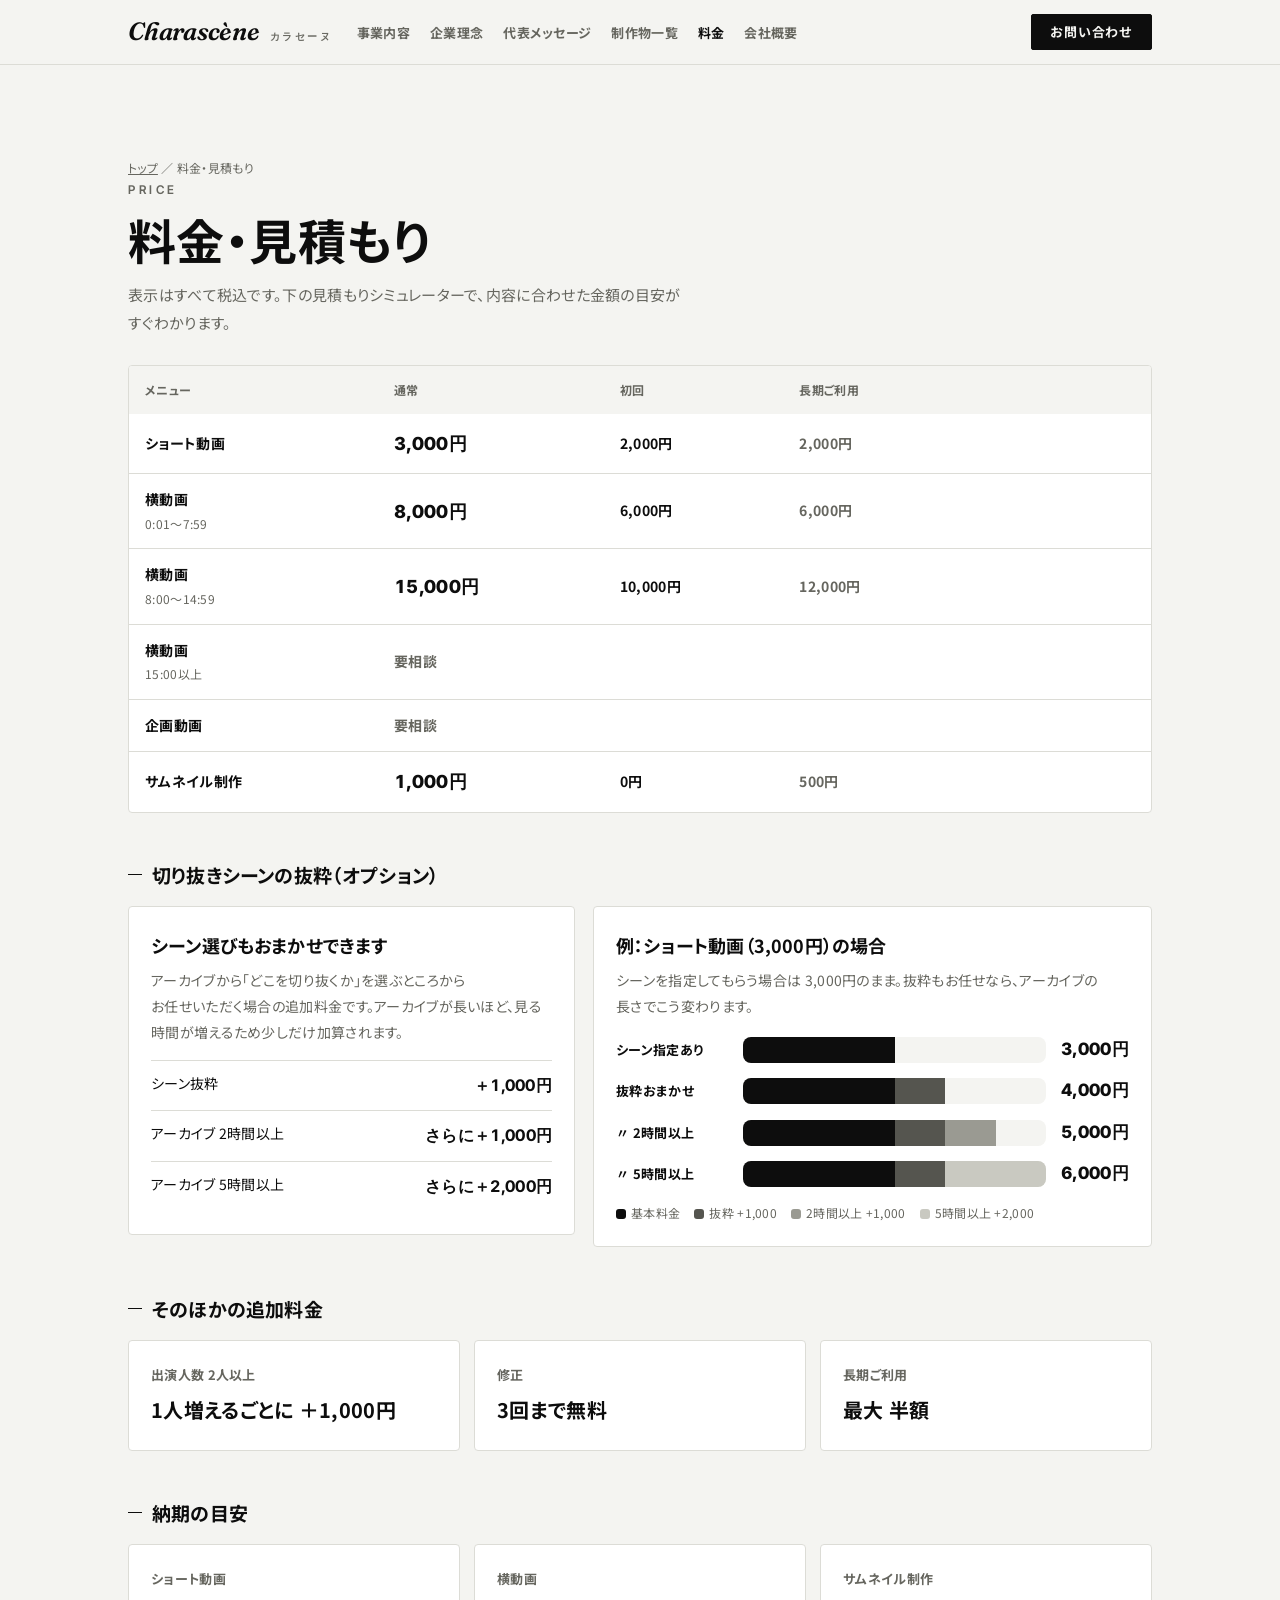
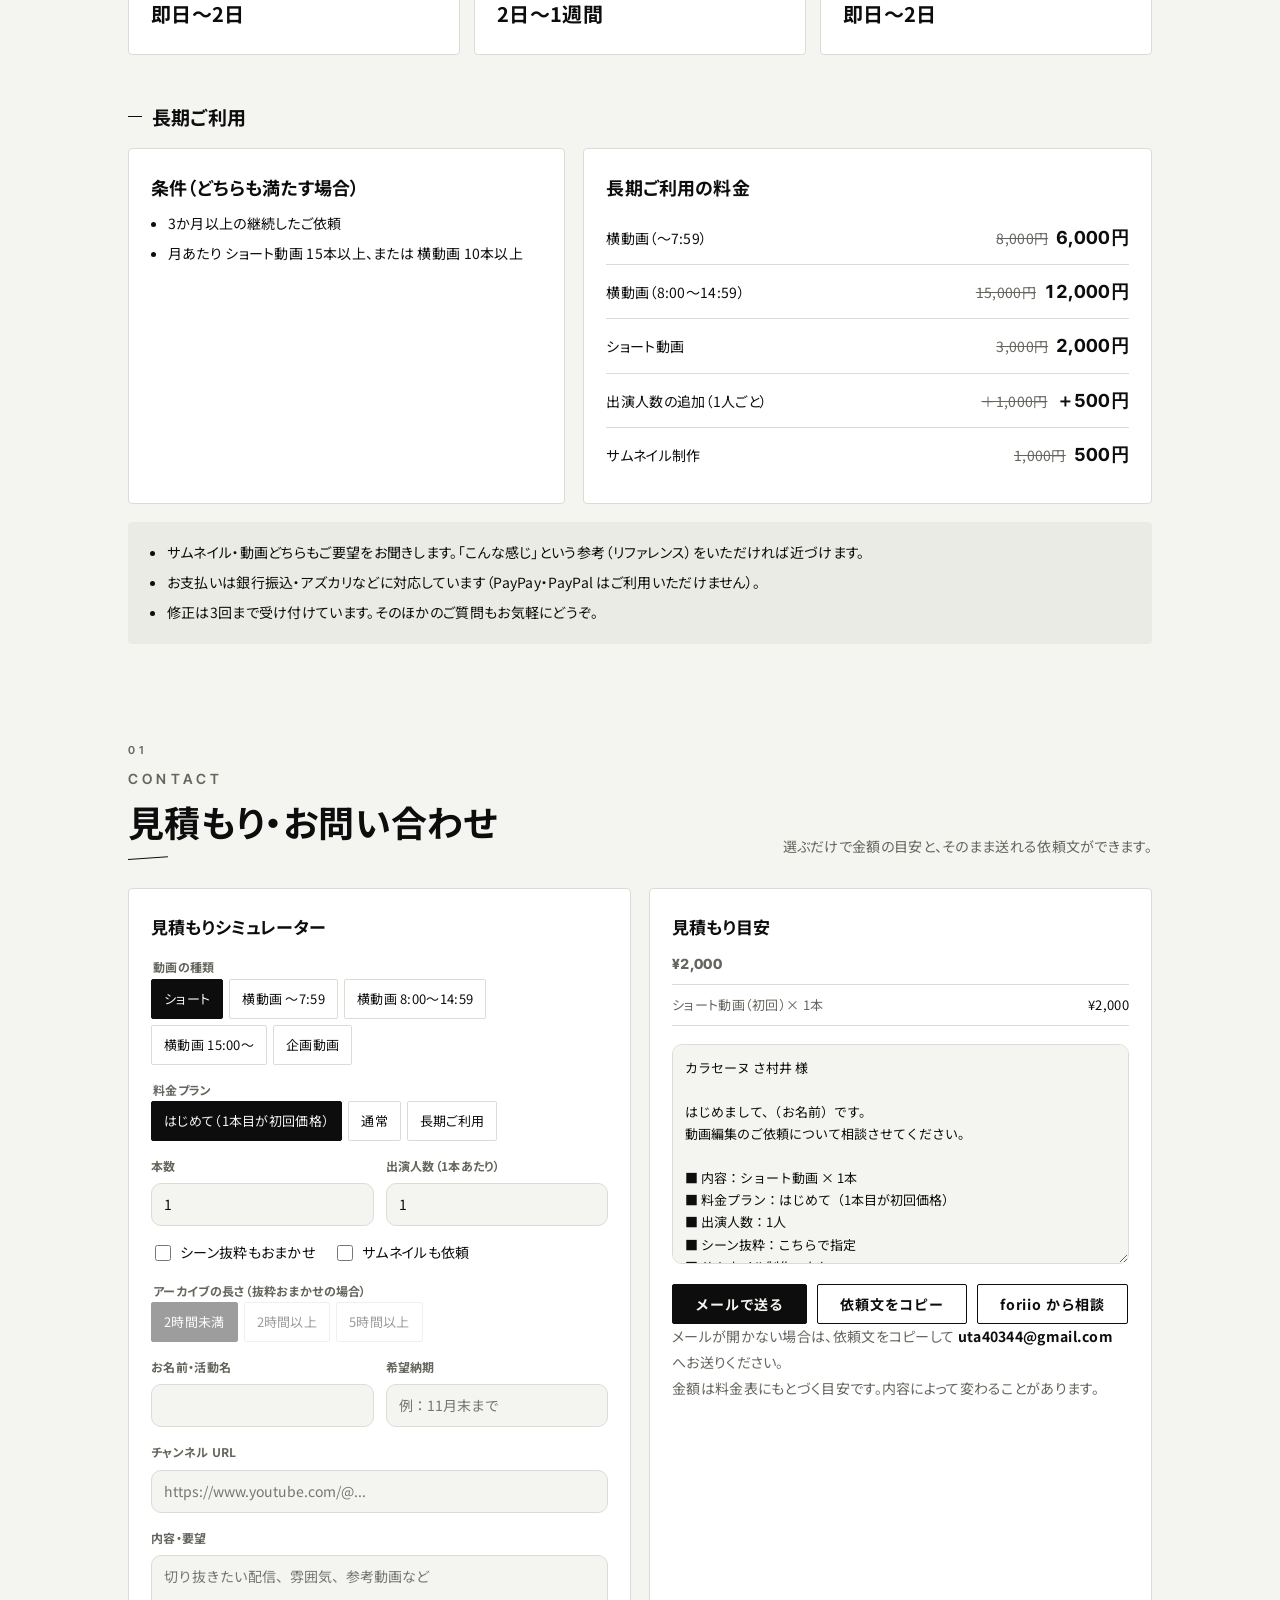
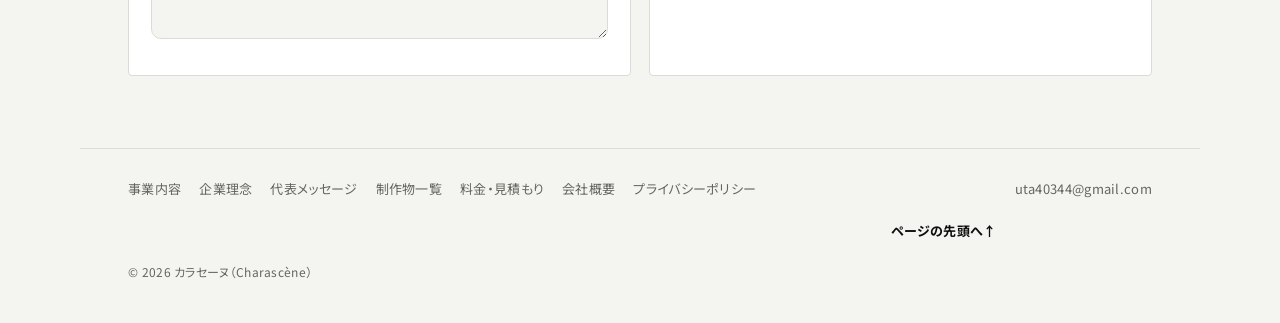
<file: price.html>
<!DOCTYPE html>
<html lang="ja">
<head>
<meta charset="UTF-8">
<meta name="viewport" content="width=device-width, initial-scale=1, viewport-fit=cover">
<title>料金・見積もり | カラセーヌ</title>
<meta name="description" content="カラセーヌの料金表と見積もりシミュレーター。切り抜き動画・ショート動画・サムネイル制作。">
<link rel="preconnect" href="https://fonts.googleapis.com">
<link rel="preconnect" href="https://fonts.gstatic.com" crossorigin>
<link rel="stylesheet" href="https://fonts.googleapis.com/css2?family=Fraunces:ital,opsz,wght@1,9..144,600&family=Inter+Tight:wght@500;600;800&family=Noto+Sans+JP:wght@400;500;700;900&display=swap">
<link rel="stylesheet" href="site.css?v=202610270345">
</head>
<body>
<header class="nav">
  <div class="wrap nav-inner">
    <a class="logo" href="index.html" aria-label="Charascène トップへ"><span class="wm">Charascène</span><span class="sub">カラセーヌ</span></a>
    <ul class="nav-links">
      <li><a href="index.html#service">事業内容</a></li>
      <li><a href="index.html#philosophy">企業理念</a></li>
      <li><a href="index.html#ceo">代表メッセージ</a></li>
      <li><a href="works.html">制作物一覧</a></li>
      <li><a href="price.html" aria-current="page">料金</a></li>
      <li><a href="index.html#company">会社概要</a></li>
    </ul>
    <a class="btn-primary" href="#estimate">お問い合わせ</a>
  </div>
</header>

<main>
  <section class="wrap page-head">
    <p class="crumb"><a href="index.html">トップ</a> ／ 料金・見積もり</p>
    <p class="eyebrow">PRICE</p>
    <h1>料金・見積もり</h1>
    <p>表示はすべて税込です。下の見積もりシミュレーターで、内容に合わせた金額の目安がすぐわかります。</p>
  </section>

  <section class="wrap" aria-label="料金表">
    <div class="price-table-wrap">
      <table class="price-table">
        <thead><tr><th>メニュー</th><th>通常</th><th>初回</th><th>長期ご利用</th></tr></thead>
        <tbody>
          <tr><th>ショート動画</th><td class="main">3,000円</td><td><span class="first">2,000円</span></td><td><span class="long">2,000円</span></td></tr>
          <tr><th>横動画<small>0:01〜7:59</small></th><td class="main">8,000円</td><td><span class="first">6,000円</span></td><td><span class="long">6,000円</span></td></tr>
          <tr><th>横動画<small>8:00〜14:59</small></th><td class="main">15,000円</td><td><span class="first">10,000円</span></td><td><span class="long">12,000円</span></td></tr>
          <tr><th>横動画<small>15:00以上</small></th><td colspan="3" class="ask">要相談</td></tr>
          <tr><th>企画動画</th><td colspan="3" class="ask">要相談</td></tr>
          <tr><th>サムネイル制作</th><td class="main">1,000円</td><td><span class="first">0円</span></td><td><span class="long">500円</span></td></tr>
        </tbody>
      </table>
    </div>

    <h2 class="sub-h">切り抜きシーンの抜粋（オプション）</h2>
    <div class="clip-opt">
      <div class="card">
        <h3>シーン選びもおまかせできます</h3>
        <p>アーカイブから「どこを切り抜くか」を選ぶところからお任せいただく場合の追加料金です。アーカイブが長いほど、見る時間が増えるため少しだけ加算されます。</p>
        <ul class="opt-list">
          <li><span>シーン抜粋</span><b>＋1,000円</b></li>
          <li><span>アーカイブ 2時間以上</span><b>さらに＋1,000円</b></li>
          <li><span>アーカイブ 5時間以上</span><b>さらに＋2,000円</b></li>
        </ul>
      </div>
      <div class="card" aria-label="ショート動画（3,000円）の場合の例">
        <h3>例：ショート動画（3,000円）の場合</h3>
        <p style="margin-bottom:14px">シーンを指定してもらう場合は 3,000円のまま。抜粋もお任せなら、アーカイブの長さでこう変わります。</p>
        <div class="steps">
          <div class="step"><span class="lbl">シーン指定あり</span><span class="bar"><i class="base-p" style="width:50%"></i></span><span class="tot">3,000円</span></div>
          <div class="step"><span class="lbl">抜粋おまかせ</span><span class="bar"><i class="base-p" style="width:50%"></i><i class="clip-p" style="width:16.67%"></i></span><span class="tot">4,000円</span></div>
          <div class="step"><span class="lbl">〃 2時間以上</span><span class="bar"><i class="base-p" style="width:50%"></i><i class="clip-p" style="width:16.67%"></i><i class="arc1" style="width:16.67%"></i></span><span class="tot">5,000円</span></div>
          <div class="step"><span class="lbl">〃 5時間以上</span><span class="bar"><i class="base-p" style="width:50%"></i><i class="clip-p" style="width:16.67%"></i><i class="arc2" style="width:33.33%"></i></span><span class="tot">6,000円</span></div>
        </div>
        <div class="legend"><span style="--c:#0d0d0d">基本料金</span><span style="--c:#55554f">抜粋 +1,000</span><span style="--c:#9a9a92">2時間以上 +1,000</span><span style="--c:#c9c9c1">5時間以上 +2,000</span></div>
      </div>
    </div>

    <h2 class="sub-h">そのほかの追加料金</h2>
    <div class="grid3">
      <div class="card mini"><p class="k">出演人数 2人以上</p><p class="v">1人増えるごとに ＋1,000円</p></div>
      <div class="card mini"><p class="k">修正</p><p class="v">3回まで無料</p></div>
      <div class="card mini"><p class="k">長期ご利用</p><p class="v">最大 半額</p></div>
    </div>

    <h2 class="sub-h">納期の目安</h2>
    <div class="grid3">
      <div class="card mini"><p class="k">ショート動画</p><p class="v">即日〜2日</p></div>
      <div class="card mini"><p class="k">横動画</p><p class="v">2日〜1週間</p></div>
      <div class="card mini"><p class="k">サムネイル制作</p><p class="v">即日〜2日</p></div>
    </div>

    <h2 class="sub-h">長期ご利用</h2>
    <div class="long">
      <div class="card">
        <h3>条件（どちらも満たす場合）</h3>
        <ul>
          <li>3か月以上の継続したご依頼</li>
          <li>月あたり ショート動画 15本以上、または 横動画 10本以上</li>
        </ul>
      </div>
      <div class="card">
        <h3>長期ご利用の料金</h3>
        <div class="perk"><span>横動画（〜7:59）</span><span><s>8,000円</s><b>6,000円</b></span></div>
        <div class="perk"><span>横動画（8:00〜14:59）</span><span><s>15,000円</s><b>12,000円</b></span></div>
        <div class="perk"><span>ショート動画</span><span><s>3,000円</s><b>2,000円</b></span></div>
        <div class="perk"><span>出演人数の追加（1人ごと）</span><span><s>＋1,000円</s><b>＋500円</b></span></div>
        <div class="perk"><span>サムネイル制作</span><span><s>1,000円</s><b>500円</b></span></div>
      </div>
    </div>

    <div class="notes">
      <ul>
        <li>サムネイル・動画どちらもご要望をお聞きします。「こんな感じ」という参考（リファレンス）をいただければ近づけます。</li>
        <li>お支払いは銀行振込・アズカリなどに対応しています（PayPay・PayPal はご利用いただけません）。</li>
        <li>修正は3回まで受け付けています。そのほかのご質問もお気軽にどうぞ。</li>
      </ul>
    </div>
  </section>

  <section class="wrap section" id="estimate" aria-labelledby="estimate-title">
    <div class="section-head">
      <div><p class="eyebrow">CONTACT</p><h2 id="estimate-title">見積もり・お問い合わせ</h2></div>
      <p>選ぶだけで金額の目安と、そのまま送れる依頼文ができます。</p>
    </div>
    <div class="estimate">
      <form class="card est-form" id="estimate-form">
        <h3>見積もりシミュレーター</h3>
        <fieldset class="field">
          <legend>動画の種類</legend>
          <div class="choices">
            <label><input type="radio" name="plan" value="short" checked><span>ショート</span></label>
            <label><input type="radio" name="plan" value="long1"><span>横動画 〜7:59</span></label>
            <label><input type="radio" name="plan" value="long2"><span>横動画 8:00〜14:59</span></label>
            <label><input type="radio" name="plan" value="long3"><span>横動画 15:00〜</span></label>
            <label><input type="radio" name="plan" value="plan"><span>企画動画</span></label>
          </div>
        </fieldset>
        <fieldset class="field">
          <legend>料金プラン</legend>
          <div class="choices">
            <label><input type="radio" name="mode" value="first" checked><span>はじめて（1本目が初回価格）</span></label>
            <label><input type="radio" name="mode" value="normal"><span>通常</span></label>
            <label><input type="radio" name="mode" value="long"><span>長期ご利用</span></label>
          </div>
        </fieldset>
        <div class="row2">
          <label class="field"><span>本数</span><input class="input" name="qty" type="number" min="1" max="60" value="1" inputmode="numeric"></label>
          <label class="field"><span>出演人数（1本あたり）</span><input class="input" name="cast" type="number" min="1" max="20" value="1" inputmode="numeric"></label>
        </div>
        <div class="checks">
          <label><input type="checkbox" name="clip"> シーン抜粋もおまかせ</label>
          <label><input type="checkbox" name="thumb"> サムネイルも依頼</label>
        </div>
        <fieldset class="field">
          <legend>アーカイブの長さ（抜粋おまかせの場合）</legend>
          <div class="choices">
            <label><input type="radio" name="arc" value="0" checked disabled><span>2時間未満</span></label>
            <label><input type="radio" name="arc" value="1" disabled><span>2時間以上</span></label>
            <label><input type="radio" name="arc" value="2" disabled><span>5時間以上</span></label>
          </div>
        </fieldset>
        <div class="row2">
          <label class="field"><span>お名前・活動名</span><input class="input" name="name" type="text" autocomplete="nickname"></label>
          <label class="field"><span>希望納期</span><input class="input" name="deadline" type="text" placeholder="例：11月末まで"></label>
        </div>
        <label class="field"><span>チャンネル URL</span><input class="input" name="channel" type="url" placeholder="https://www.youtube.com/@..."></label>
        <label class="field"><span>内容・要望</span><textarea class="textarea" name="note" placeholder="切り抜きたい配信、雰囲気、参考動画など"></textarea></label>
      </form>

      <div class="card est-result" aria-live="polite">
        <h3>見積もり目安</h3>
        <p class="est-total" id="est-total">¥2,000</p>
        <p class="est-per" id="est-per"></p>
        <ul class="est-lines" id="est-lines"></ul>
        <label class="visually-hidden" for="est-message">依頼文</label>
        <textarea class="est-msg" id="est-message"></textarea>
        <div class="est-actions">
          <a class="btn-primary" id="est-mail" href="mailto:uta40344@gmail.com">メールで送る</a>
          <button class="btn-ghost" type="button" id="est-copy">依頼文をコピー</button>
          <a class="btn-ghost" id="est-foriio" href="https://www.foriio.com/3murai" target="_blank" rel="noopener">foriio から相談</a>
          <span class="copied" id="est-copied" hidden>コピーしました</span>
        </div>
        <p class="mailline">メールが開かない場合は、依頼文をコピーして <code>uta40344@gmail.com</code> へお送りください。</p>
        <p class="est-note">金額は料金表にもとづく目安です。内容によって変わることがあります。</p>
      </div>
    </div>
  </section>
</main>

<footer class="wrap foot">
  <nav aria-label="サイト内リンク">
    <a href="index.html#service">事業内容</a><a href="index.html#philosophy">企業理念</a><a href="index.html#ceo">代表メッセージ</a><a href="works.html">制作物一覧</a><a href="price.html">料金・見積もり</a><a href="index.html#company">会社概要</a><a href="privacy.html">プライバシーポリシー</a>
  </nav>
  <span>uta40344@gmail.com</span>
  <span class="copy">© 2026 カラセーヌ（Charascène）</span>
</footer>
<script src="estimate.js?v=202610270345"></script>
<script src="details.js?v=202610270345"></script>
</body>
</html>
</file>
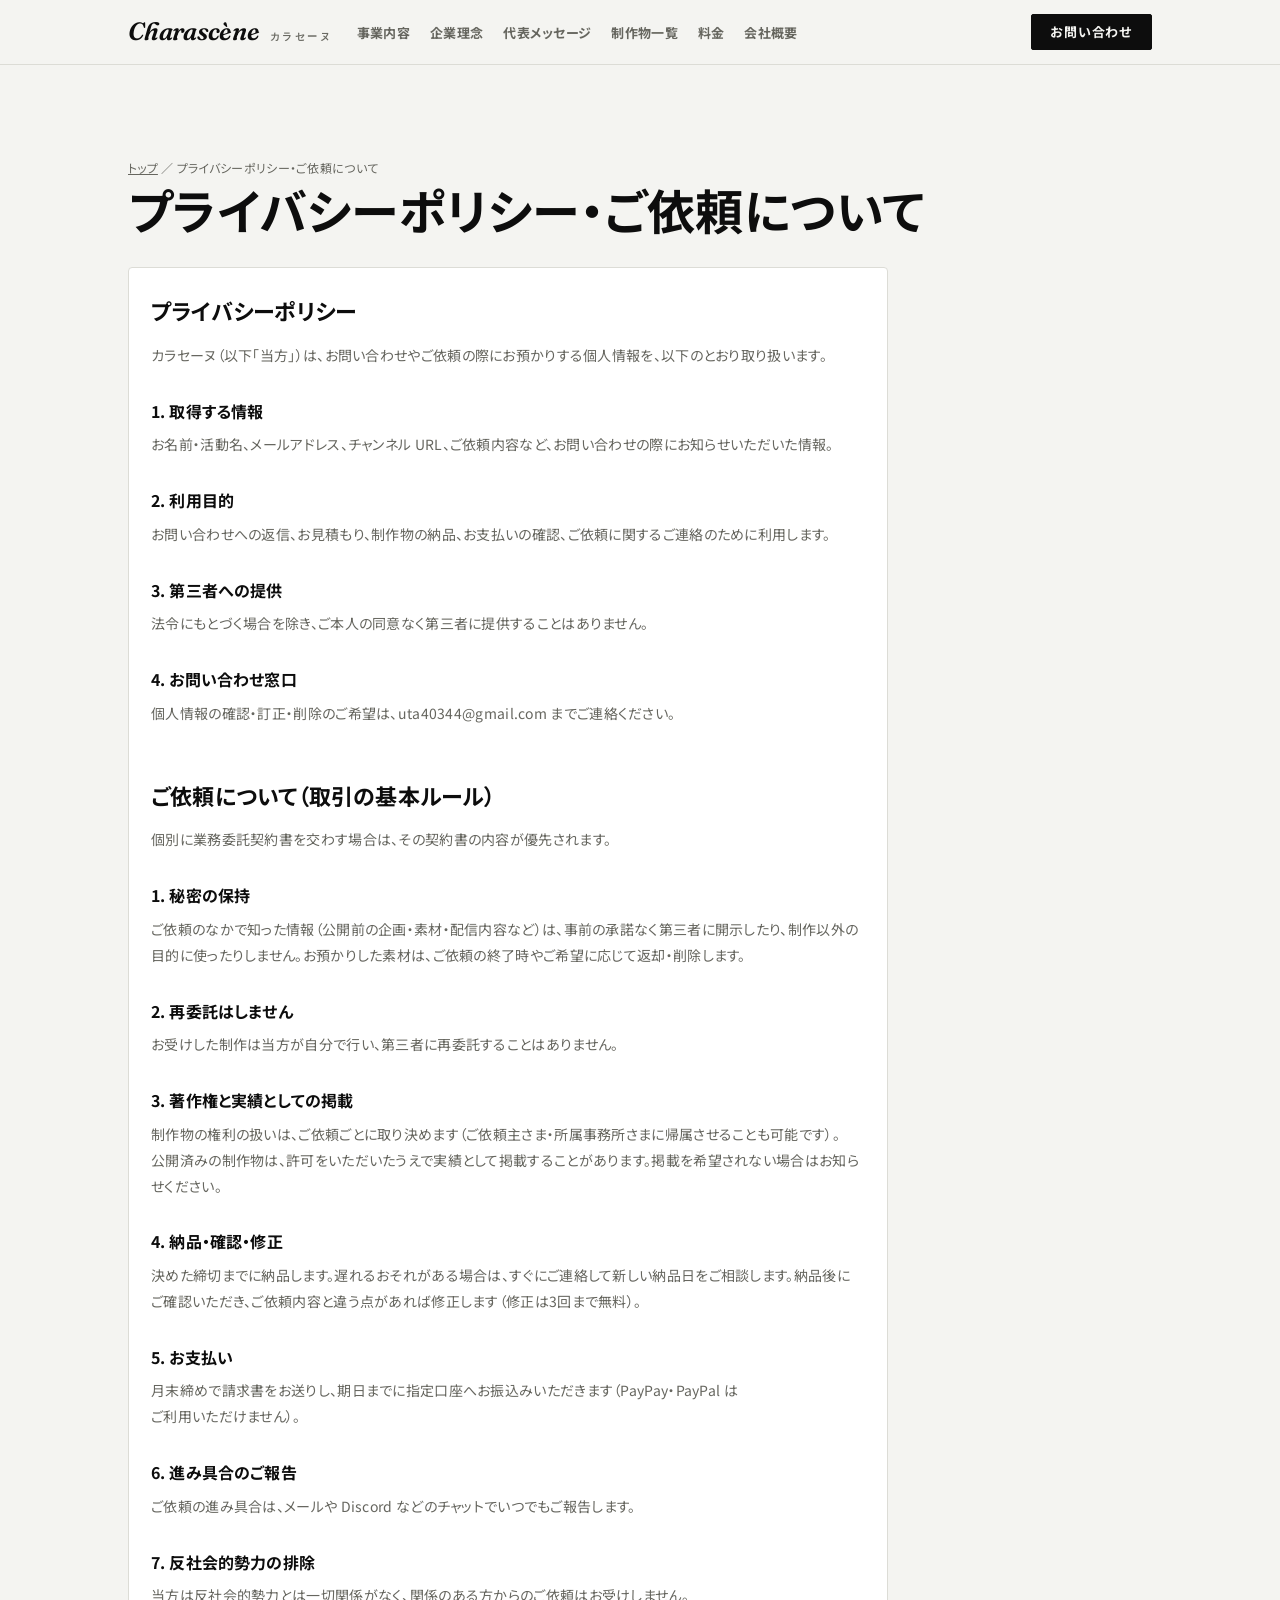
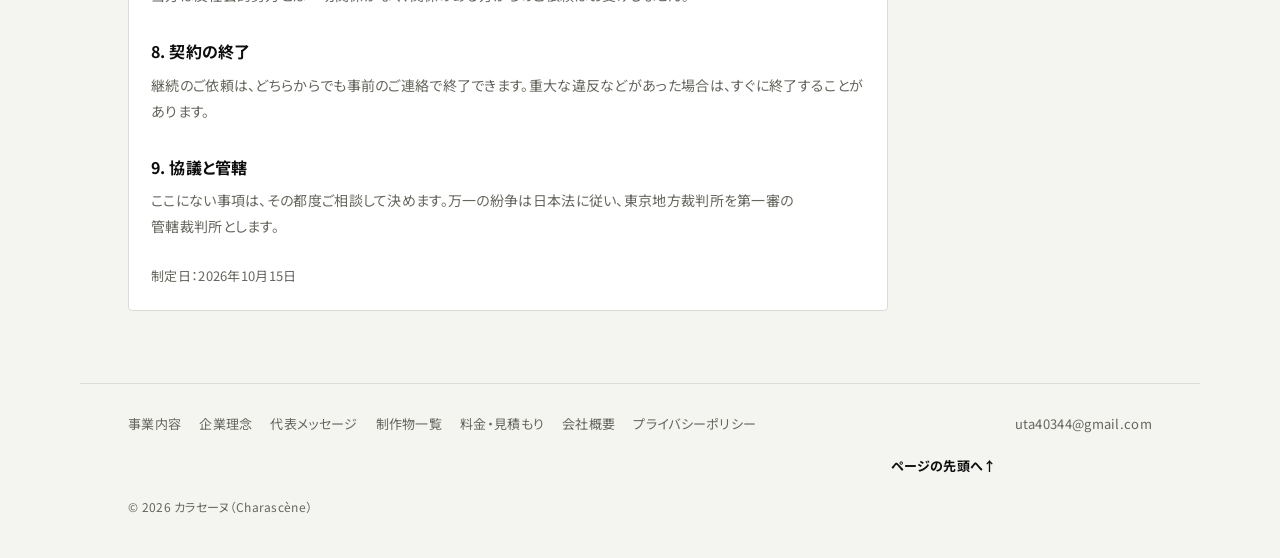
<file: privacy.html>
<!DOCTYPE html>
<html lang="ja">
<head>
<meta charset="UTF-8">
<meta name="viewport" content="width=device-width, initial-scale=1, viewport-fit=cover">
<title>プライバシーポリシー・ご依頼について | カラセーヌ</title>
<link rel="preconnect" href="https://fonts.googleapis.com">
<link rel="preconnect" href="https://fonts.gstatic.com" crossorigin>
<link rel="stylesheet" href="https://fonts.googleapis.com/css2?family=Fraunces:ital,opsz,wght@1,9..144,600&family=Inter+Tight:wght@500;600;800&family=Noto+Sans+JP:wght@400;500;700;900&display=swap">
<link rel="stylesheet" href="site.css?v=202610270345">
</head>
<body>
<header class="nav">
  <div class="wrap nav-inner">
    <a class="logo" href="index.html" aria-label="Charascène トップへ"><span class="wm">Charascène</span><span class="sub">カラセーヌ</span></a>
    <ul class="nav-links">
      <li><a href="index.html#service">事業内容</a></li>
      <li><a href="index.html#philosophy">企業理念</a></li>
      <li><a href="index.html#ceo">代表メッセージ</a></li>
      <li><a href="works.html">制作物一覧</a></li>
      <li><a href="price.html">料金</a></li>
      <li><a href="index.html#company">会社概要</a></li>
    </ul>
    <a class="btn-primary" href="price.html#estimate">お問い合わせ</a>
  </div>
</header>
<main class="wrap">
  <section class="page-head">
    <p class="crumb"><a href="index.html">トップ</a> ／ プライバシーポリシー・ご依頼について</p>
    <h1>プライバシーポリシー・ご依頼について</h1>
  </section>
  <div class="card prose" style="max-width:760px">
    <h2>プライバシーポリシー</h2>
    <p>カラセーヌ（以下「当方」）は、お問い合わせやご依頼の際にお預かりする個人情報を、以下のとおり取り扱います。</p>
    <h3>1. 取得する情報</h3>
    <p>お名前・活動名、メールアドレス、チャンネル URL、ご依頼内容など、お問い合わせの際にお知らせいただいた情報。</p>
    <h3>2. 利用目的</h3>
    <p>お問い合わせへの返信、お見積もり、制作物の納品、お支払いの確認、ご依頼に関するご連絡のために利用します。</p>
    <h3>3. 第三者への提供</h3>
    <p>法令にもとづく場合を除き、ご本人の同意なく第三者に提供することはありません。</p>
    <h3>4. お問い合わせ窓口</h3>
    <p>個人情報の確認・訂正・削除のご希望は、uta40344@gmail.com までご連絡ください。</p>

    <h2 style="margin-top:48px">ご依頼について（取引の基本ルール）</h2>
    <p>個別に業務委託契約書を交わす場合は、その契約書の内容が優先されます。</p>
    <h3>1. 秘密の保持</h3>
    <p>ご依頼のなかで知った情報（公開前の企画・素材・配信内容など）は、事前の承諾なく第三者に開示したり、制作以外の目的に使ったりしません。お預かりした素材は、ご依頼の終了時やご希望に応じて返却・削除します。</p>
    <h3>2. 再委託はしません</h3>
    <p>お受けした制作は当方が自分で行い、第三者に再委託することはありません。</p>
    <h3>3. 著作権と実績としての掲載</h3>
    <p>制作物の権利の扱いは、ご依頼ごとに取り決めます（ご依頼主さま・所属事務所さまに帰属させることも可能です）。公開済みの制作物は、許可をいただいたうえで実績として掲載することがあります。掲載を希望されない場合はお知らせください。</p>
    <h3>4. 納品・確認・修正</h3>
    <p>決めた締切までに納品します。遅れるおそれがある場合は、すぐにご連絡して新しい納品日をご相談します。納品後にご確認いただき、ご依頼内容と違う点があれば修正します（修正は3回まで無料）。</p>
    <h3>5. お支払い</h3>
    <p>月末締めで請求書をお送りし、期日までに指定口座へお振込みいただきます（PayPay・PayPal はご利用いただけません）。</p>
    <h3>6. 進み具合のご報告</h3>
    <p>ご依頼の進み具合は、メールや Discord などのチャットでいつでもご報告します。</p>
    <h3>7. 反社会的勢力の排除</h3>
    <p>当方は反社会的勢力とは一切関係がなく、関係のある方からのご依頼はお受けしません。</p>
    <h3>8. 契約の終了</h3>
    <p>継続のご依頼は、どちらからでも事前のご連絡で終了できます。重大な違反などがあった場合は、すぐに終了することがあります。</p>
    <h3>9. 協議と管轄</h3>
    <p>ここにない事項は、その都度ご相談して決めます。万一の紛争は日本法に従い、東京地方裁判所を第一審の管轄裁判所とします。</p>
    <p style="margin-top:24px;color:var(--muted);font-size:13px">制定日：2026年10月15日</p>
  </div>
</main>
<footer class="wrap foot">
  <nav aria-label="サイト内リンク">
    <a href="index.html#service">事業内容</a><a href="index.html#philosophy">企業理念</a><a href="index.html#ceo">代表メッセージ</a><a href="works.html">制作物一覧</a><a href="price.html">料金・見積もり</a><a href="index.html#company">会社概要</a><a href="privacy.html">プライバシーポリシー</a>
  </nav>
  <span>uta40344@gmail.com</span>
  <span class="copy">© 2026 カラセーヌ（Charascène）</span>
</footer>
<script src="details.js?v=202610270345"></script>
</body>
</html>
</file>
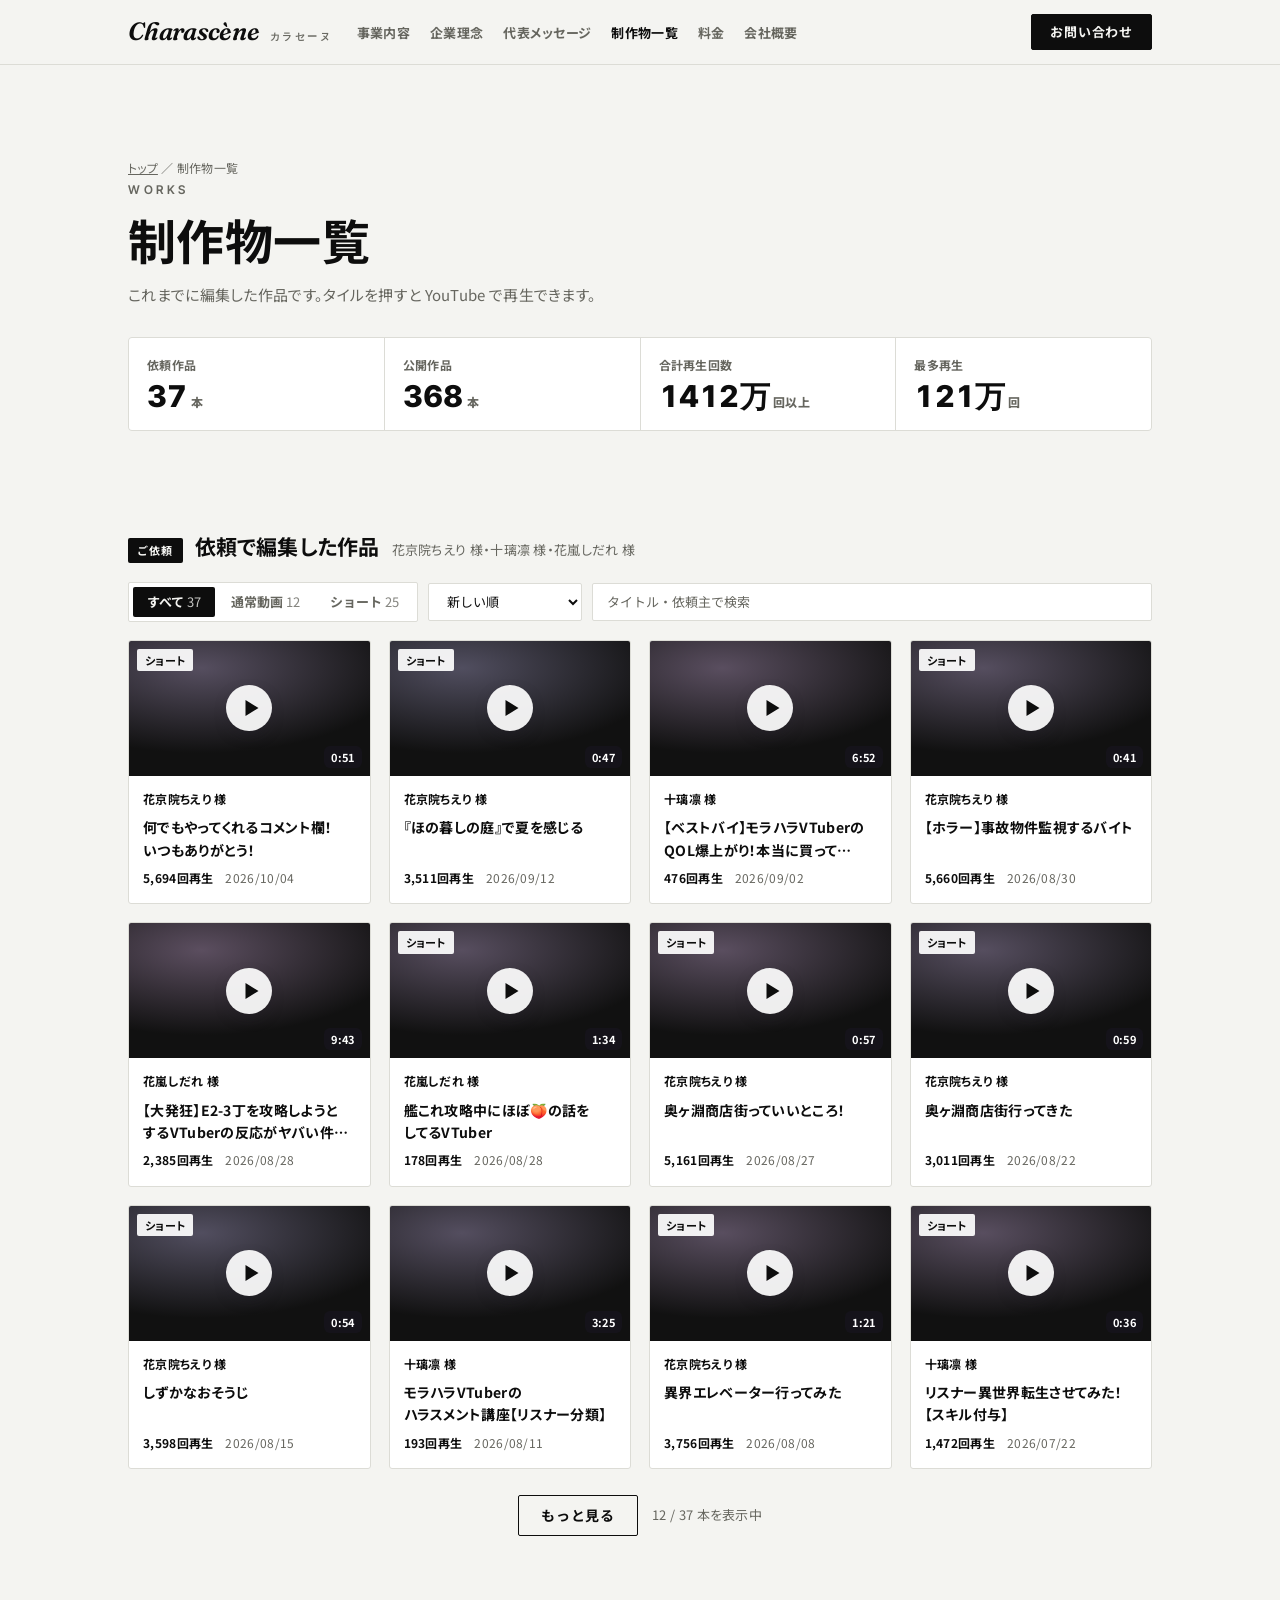
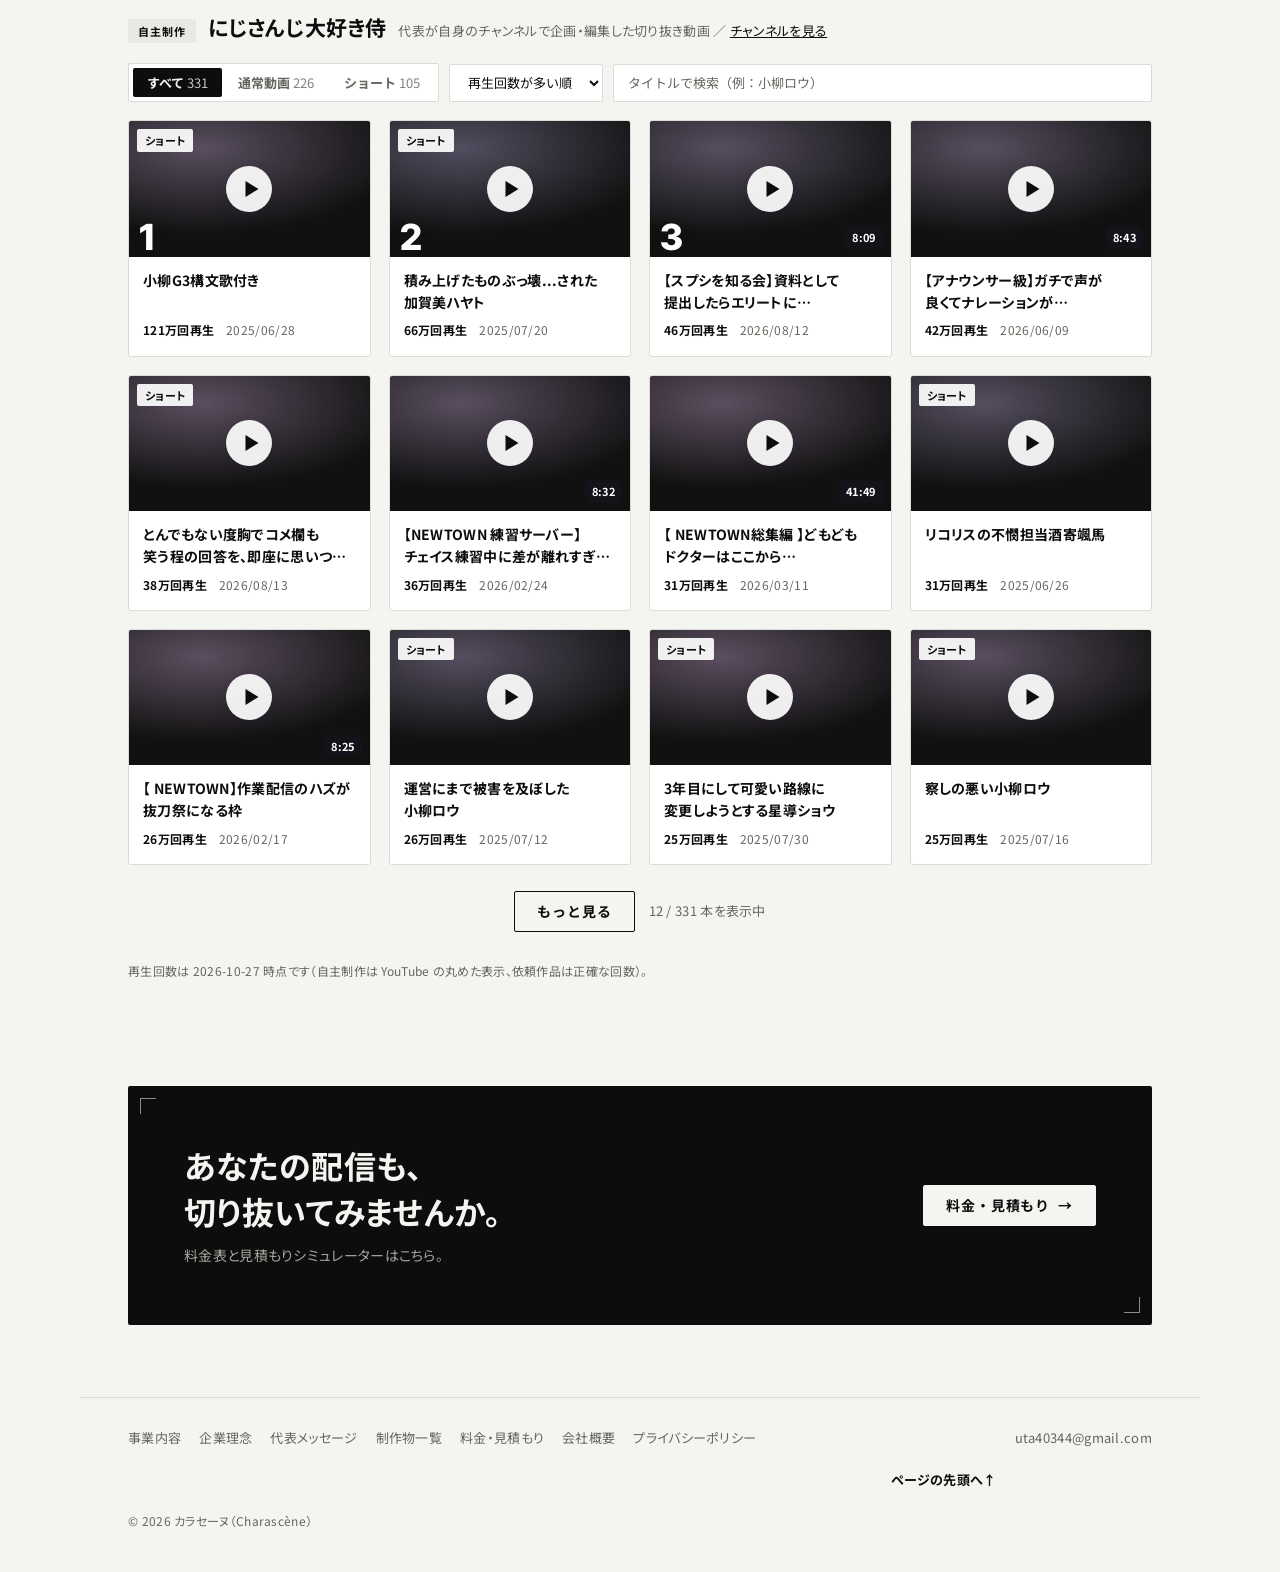
<file: works.html>
<!DOCTYPE html>
<html lang="ja">
<head>
<meta charset="UTF-8">
<meta name="viewport" content="width=device-width, initial-scale=1, viewport-fit=cover">
<title>制作物一覧 | カラセーヌ</title>
<meta name="description" content="カラセーヌが編集した切り抜き動画・ショート動画の一覧。依頼作品と自主制作を再生回数つきで掲載。">
<link rel="preconnect" href="https://fonts.googleapis.com">
<link rel="preconnect" href="https://fonts.gstatic.com" crossorigin>
<link rel="stylesheet" href="https://fonts.googleapis.com/css2?family=Fraunces:ital,opsz,wght@1,9..144,600&family=Inter+Tight:wght@500;600;800&family=Noto+Sans+JP:wght@400;500;700;900&display=swap">
<link rel="stylesheet" href="site.css?v=202610270936">
</head>
<body>
<header class="nav">
  <div class="wrap nav-inner">
    <a class="logo" href="index.html" aria-label="Charascène トップへ"><span class="wm">Charascène</span><span class="sub">カラセーヌ</span></a>
    <ul class="nav-links">
      <li><a href="index.html#service">事業内容</a></li>
      <li><a href="index.html#philosophy">企業理念</a></li>
      <li><a href="index.html#ceo">代表メッセージ</a></li>
      <li><a href="works.html" aria-current="page">制作物一覧</a></li>
      <li><a href="price.html">料金</a></li>
      <li><a href="index.html#company">会社概要</a></li>
    </ul>
    <a class="btn-primary" href="price.html#estimate">お問い合わせ</a>
  </div>
</header>

<main>
  <section class="wrap page-head">
    <p class="crumb"><a href="index.html">トップ</a> ／ 制作物一覧</p>
    <p class="eyebrow">WORKS</p>
    <h1>制作物一覧</h1>
    <p>これまでに編集した作品です。タイルを押すと YouTube で再生できます。</p>
  </section>

  <section class="wrap">
    <dl class="numbers">
      <div class="num"><dt>依頼作品</dt><dd id="stat-client">37<small>本</small></dd></div>
      <div class="num"><dt>公開作品</dt><dd id="stat-count">309<small>本</small></dd></div>
      <div class="num"><dt>合計再生回数</dt><dd id="stat-total">837万<small>回以上</small></dd></div>
      <div class="num"><dt>最多再生</dt><dd id="stat-top">42万<small>回</small></dd></div>
    </dl>
  </section>

  <section class="wrap section" aria-label="作品">
    <div class="group" id="client">
      <div class="group-head">
        <span class="tag-role">ご依頼</span>
        <h3>依頼で編集した作品</h3>
        <p>花京院ちえり 様・十璃凛 様・花嵐しだれ 様</p>
      </div>
      <div class="toolbar">
        <div class="seg" role="group" aria-label="種類で絞り込む">
          <button type="button" data-kind="all" aria-pressed="true">すべて</button>
          <button type="button" data-kind="v" aria-pressed="false">通常動画</button>
          <button type="button" data-kind="s" aria-pressed="false">ショート</button>
        </div>
        <label class="visually-hidden" for="client-sort">並び順</label>
        <select class="select" id="client-sort"><option value="new">新しい順</option><option value="views">再生回数が多い順</option></select>
        <label class="visually-hidden" for="client-search">検索</label>
        <input class="search" id="client-search" type="search" placeholder="タイトル・依頼主で検索" autocomplete="off">
      </div>
      <div class="tiles"></div>
      <div class="more"><button class="btn-ghost" type="button">もっと見る</button><span></span></div>
    </div>

    <div class="group" id="own">
      <div class="group-head">
        <span class="tag-role alt">自主制作</span>
        <h3>にじさんじ大好き侍</h3>
        <p>代表が自身のチャンネルで企画・編集した切り抜き動画 ／ <a href="https://www.youtube.com/@%E8%B6%85%E7%AE%B1%E6%8E%A8%E3%81%97%E3%81%8F%E3%82%93" target="_blank" rel="noopener">チャンネルを見る</a></p>
      </div>
      <div class="toolbar">
        <div class="seg" role="group" aria-label="種類で絞り込む">
          <button type="button" data-kind="all" aria-pressed="true">すべて</button>
          <button type="button" data-kind="v" aria-pressed="false">通常動画</button>
          <button type="button" data-kind="s" aria-pressed="false">ショート</button>
        </div>
        <label class="visually-hidden" for="own-sort">並び順</label>
        <select class="select" id="own-sort"><option value="views">再生回数が多い順</option><option value="new">新しい順</option></select>
        <label class="visually-hidden" for="own-search">検索</label>
        <input class="search" id="own-search" type="search" placeholder="タイトルで検索（例：小柳ロウ）" autocomplete="off">
      </div>
      <div class="tiles"></div>
      <div class="more"><button class="btn-ghost" type="button">もっと見る</button><span></span></div>
    </div>
    <p class="note" id="works-note"></p>
  </section>

  <section class="wrap">
    <div class="cta">
      <div><h2>あなたの配信も、<br>切り抜いてみませんか。</h2><p>料金表と見積もりシミュレーターはこちら。</p></div>
      <a class="btn-primary" href="price.html">料金・見積もり <span class="arrow" aria-hidden="true">→</span></a>
    </div>
  </section>
</main>

<footer class="wrap foot">
  <nav aria-label="サイト内リンク">
    <a href="index.html#service">事業内容</a><a href="index.html#philosophy">企業理念</a><a href="index.html#ceo">代表メッセージ</a><a href="works.html">制作物一覧</a><a href="price.html">料金・見積もり</a><a href="index.html#company">会社概要</a><a href="privacy.html">プライバシーポリシー</a>
  </nav>
  <span>uta40344@gmail.com</span>
  <span class="copy">© 2026 カラセーヌ（Charascène）</span>
</footer>
<script src="works-data.js?v=202610270936"></script>
<script src="thumbs.js?v=202610270936"></script>
<script src="portfolio.js?v=202610270936"></script>
<script src="details.js?v=202610270936"></script>
</body>
</html>
</file>
<file: site.css>
/* カラセーヌ — shared styles for every page.
   Monochrome: warm paper white, near-black ink, greys for structure. The only colour on the site
   is inside the video frames. Crisp sans for Japanese, an italic serif for the wordmark.
   Single light look by design. (Token names --lav / --sun are kept from the first palette.) */
:root {
  --bg: #f4f4f1;
  --paper: #ffffff;
  --ink: #0d0d0d;
  --muted: #66665f;
  --line: #dcdcd6;
  --lav: #0d0d0d;
  --lav-deep: #0d0d0d;
  --lav-pale: #e9e9e4;
  --sun: #0d0d0d;
  --sun-pale: #ebebe6;
  --night: #0b0b0b;
  --serif: "Fraunces", "Times New Roman", serif;
  --display: "Inter Tight", "Helvetica Neue", Arial, sans-serif;
  --kana: "Noto Sans JP", "Hiragino Sans", "Yu Gothic UI", sans-serif;
  --body: "Noto Sans JP", "Hiragino Sans", "Yu Gothic UI", "Meiryo", sans-serif;
  --radius: 4px;
  color-scheme: light;
}
html, body { margin: 0; background: var(--bg); color: var(--ink); }
html { scroll-behavior: smooth; }
body { font-family: var(--body); font-size: 15px; line-height: 1.85; letter-spacing: .02em; font-feature-settings: "palt"; -webkit-font-smoothing: antialiased; word-break: auto-phrase; line-break: strict; }
h1, h2, h3 { font-weight: 700; letter-spacing: .01em; }
*, *::before, *::after { box-sizing: border-box; }
a { color: inherit; }
img { max-width: 100%; }
.visually-hidden { position: absolute !important; width: 1px; height: 1px; overflow: hidden; clip: rect(0 0 0 0); white-space: nowrap; }
:focus-visible { outline: 2px solid var(--lav-deep); outline-offset: 3px; }
.wrap { max-width: 1120px; margin: 0 auto; padding-inline: clamp(16px, 5vw, 48px); }

/* ---------- Nav ---------- */
.nav { position: sticky; top: env(safe-area-inset-top, 0px); z-index: 20; background: var(--bg); border-bottom: 1px solid var(--line); }
.nav-inner { height: 64px; display: flex; align-items: center; gap: 24px; }
.logo { display: flex; align-items: baseline; gap: 10px; text-decoration: none; white-space: nowrap; }
.logo .wm { font-family: var(--serif); font-style: italic; font-weight: 600; font-size: 25px; letter-spacing: -.01em; line-height: 1; }
.logo .sub { font-family: var(--display); font-weight: 600; font-size: 9.5px; letter-spacing: .28em; color: var(--muted); }
.nav-links { display: flex; gap: 20px; margin: 0; padding: 0; list-style: none; }
.nav-links a { text-decoration: none; font-size: 13px; font-weight: 700; color: var(--muted); transition: color .2s; }
.nav-links a:hover, .nav-links a[aria-current="page"] { color: var(--ink); }
.nav .btn-primary { margin-left: auto; padding: 9px 18px; font-size: 13px; white-space: nowrap; }

/* ---------- Buttons (サルワカ「btn-flat-border」「btn-gradient-radius」を単色でアレンジ) ---------- */
.btn-primary, .btn-ghost { display: inline-flex; align-items: center; gap: 8px; padding: 11px 22px; border-radius: 2px; font: 700 14px/1.2 var(--body); letter-spacing: .06em; text-decoration: none; cursor: pointer; transition: background-color .2s, color .2s, border-color .2s; }
.btn-primary { border: 1px solid var(--ink); background: var(--ink); color: var(--bg); }
.btn-primary:hover { background: var(--bg); color: var(--ink); }
.btn-ghost { border: 1px solid var(--ink); background: transparent; color: var(--ink); }
.btn-ghost:hover { background: var(--ink); color: var(--bg); }
.btn-ghost .icon { font-size: 10px; color: var(--lav); }
.arrow { transition: transform .2s; }
.btn-primary:hover .arrow { transform: translateX(3px); }

/* ---------- Page header (sub pages) ---------- */
.page-head { padding-block: clamp(40px, 7vw, 80px) clamp(16px, 3vw, 28px); }
.page-head .eyebrow { margin: 0 0 8px; }
.page-head h1 { margin: 0; font-size: clamp(30px, 5vw, 48px); line-height: 1.25; }
.page-head p { margin: 12px 0 0; color: var(--muted); max-width: 40em; }
.crumb { font-size: 12px; color: var(--muted); }
.crumb a { color: var(--muted); }
.eyebrow { font-family: var(--display); font-size: 12px; font-weight: 600; letter-spacing: .3em; color: var(--muted); }

/* ---------- Sections ---------- */
.section { padding-block: clamp(56px, 8vw, 96px) 0; scroll-margin-top: 80px; }
.section-head { display: flex; flex-wrap: wrap; align-items: flex-end; justify-content: space-between; gap: 12px 16px; margin-bottom: 28px; }
.section-head .eyebrow { margin: 0 0 6px; }
.section-head h2 { margin: 0; font-size: clamp(26px, 3.6vw, 36px); line-height: 1.3; }
.section-head h2::after { content: ""; display: block; width: 40px; height: 1px; margin-top: 14px; background: var(--ink); transform: rotate(-4deg); transform-origin: left; }
.section-head p { margin: 0; color: var(--muted); font-size: 14px; }
.sub-h { margin: 44px 0 14px; font-size: 19px; display: flex; align-items: center; gap: 10px; }
.sub-h::before { content: ""; width: 14px; height: 1px; background: var(--ink); flex: none; }
.card { padding: 22px; border-radius: var(--radius); background: var(--paper); border: 1px solid var(--line); min-width: 0; }
.card h3 { margin: 0 0 6px; font-size: 18px; }
.card p { margin: 0; font-size: 14px; color: var(--muted); }
.grid3 { display: grid; grid-template-columns: repeat(3, minmax(0, 1fr)); gap: 14px; }
.grid2 { display: grid; grid-template-columns: repeat(2, minmax(0, 1fr)); gap: 14px; }
.no { font-family: var(--display); font-weight: 800; font-size: 13px; color: var(--lav); }

/* ---------- Works tiles ---------- */
.group + .group { margin-top: 72px; }
.group-head { display: flex; flex-wrap: wrap; align-items: baseline; gap: 6px 12px; margin-bottom: 16px; }
.group-head h3 { margin: 0; font-size: 21px; }
.group-head p { margin: 0; font-size: 13px; color: var(--muted); }
.group-head a { color: var(--lav-deep); }
.tag-role { padding: 2px 10px; border-radius: 2px; font-size: 11px; font-weight: 700; letter-spacing: .08em; background: var(--ink); color: var(--bg); }
.tag-role.alt { background: var(--lav-pale); color: var(--lav-deep); }
.toolbar { display: flex; flex-wrap: wrap; align-items: center; gap: 10px; margin-bottom: 18px; }
.seg { display: inline-flex; padding: 4px; gap: 2px; border-radius: 2px; background: var(--paper); border: 1px solid var(--line); }
.seg button { padding: 7px 14px; border: 0; border-radius: 2px; background: transparent; color: var(--muted); font: 700 13px/1.2 var(--body); cursor: pointer; font-variant-numeric: tabular-nums; }
.seg button .n { font-weight: 400; opacity: .8; }
.seg button[aria-pressed="true"] { background: var(--ink); color: var(--bg); }
.seg button:not([aria-pressed="true"]):hover { color: var(--ink); }
.select, .search { height: 38px; padding: 0 14px; border-radius: 2px; border: 1px solid var(--line); background: var(--paper); color: var(--ink); font: 400 13px/1 var(--body); }
.search { flex: 1 1 200px; min-width: 0; }
.search::placeholder { color: var(--muted); }
.tiles { display: grid; grid-template-columns: repeat(auto-fill, minmax(min(100%, 240px), 1fr)); gap: 18px; }
.vtile { display: flex; flex-direction: column; min-width: 0; text-decoration: none; border-radius: 3px; overflow: hidden; background: var(--paper); border: 1px solid var(--line); transition: transform .35s cubic-bezier(.2, .8, .2, 1), box-shadow .35s, border-color .35s; }
.vtile:hover, .vtile:focus-visible { transform: translateY(-4px); border-color: var(--lav); box-shadow: 0 18px 34px -20px rgba(35, 31, 43, .45); }
.poster { position: relative; display: grid; place-items: center; aspect-ratio: 16 / 9; max-width: 100%; overflow: hidden; background: radial-gradient(120% 90% at 30% 20%, hsl(var(--h, 260) 10% 34%), #111 70%); }
.thumb { position: absolute; inset: 0; width: 100%; height: 100%; object-fit: cover; }
.play { position: relative; z-index: 1; width: 46px; height: 46px; border-radius: 50%; background: rgba(255, 255, 255, .92); box-shadow: 0 6px 16px -6px rgba(35, 31, 43, .5); transition: transform .25s; }
.play::before { content: ""; position: absolute; top: 50%; left: 55%; transform: translate(-50%, -50%); border-left: 13px solid var(--lav-deep); border-top: 8px solid transparent; border-bottom: 8px solid transparent; }
.vtile:hover .play, .vtile:focus-visible .play { transform: scale(1.08); }
.dur, .kind { position: absolute; z-index: 1; font-size: 11px; font-weight: 700; font-variant-numeric: tabular-nums; }
.dur { right: 8px; bottom: 8px; padding: 1px 7px; border-radius: 6px; background: rgba(23, 20, 29, .82); color: #fff; }
.kind { left: 8px; top: 8px; padding: 1px 8px; border-radius: 2px; background: rgba(255, 255, 255, .92); color: var(--lav-deep); }
.rank { position: absolute; z-index: 1; left: 10px; bottom: 2px; font-family: var(--display); font-weight: 800; font-size: 36px; line-height: 1; color: #fff; text-shadow: 0 2px 10px rgba(23, 20, 29, .45); }
.vbody { display: flex; flex-direction: column; gap: 6px; flex: 1; padding: 12px 14px 14px; }
.who { margin: 0; font-size: 12px; font-weight: 700; color: var(--lav-deep); }
.vtitle { margin: 0; font-size: 14px; font-weight: 700; line-height: 1.6; display: -webkit-box; -webkit-line-clamp: 2; -webkit-box-orient: vertical; overflow: hidden; }
.vmeta { display: flex; flex-wrap: wrap; gap: 2px 12px; margin: auto 0 0; font-size: 12px; color: var(--muted); font-variant-numeric: tabular-nums; }
.vmeta .views { color: var(--ink); font-weight: 700; }
.more { display: flex; align-items: center; justify-content: center; gap: 14px; margin-top: 26px; }
.more span { font-size: 13px; color: var(--muted); font-variant-numeric: tabular-nums; }
.note { margin: 28px 0 0; font-size: 12px; color: var(--muted); }
.empty { grid-column: 1 / -1; display: grid; place-items: center; gap: 4px; padding: 36px 20px; border-radius: var(--radius); border: 1px dashed var(--line); text-align: center; color: var(--muted); }
.empty strong { color: var(--ink); }
.empty p { margin: 0; font-size: 13px; }

/* ---------- Numbers ---------- */
.numbers { display: grid; grid-template-columns: repeat(4, minmax(0, 1fr)); gap: 1px; margin: 0; border-radius: var(--radius); overflow: hidden; background: var(--line); border: 1px solid var(--line); }
.num { padding: 16px 18px; background: var(--paper); min-width: 0; }
.num dt { font-size: 12px; font-weight: 700; color: var(--muted); }
.num dd { margin: 2px 0 0; font-family: var(--display); font-weight: 800; font-size: clamp(22px, 3vw, 30px); line-height: 1.2; font-variant-numeric: tabular-nums; }
.num dd small { font-family: var(--body); font-size: 12px; color: var(--muted); margin-left: 3px; }

/* ---------- Pricing ---------- */
.price-table-wrap { overflow-x: auto; border-radius: var(--radius); border: 1px solid var(--line); background: var(--paper); }
.price-table { width: 100%; min-width: 560px; border-collapse: collapse; font-variant-numeric: tabular-nums; }
.price-table th, .price-table td { padding: 13px 16px; text-align: left; border-bottom: 1px solid var(--line); font-size: 14px; }
.price-table thead th { font-size: 12px; color: var(--muted); background: var(--bg); }
.price-table tbody th { font-weight: 700; }
.price-table tbody th small { display: block; font-weight: 400; font-size: 12px; color: var(--muted); }
.price-table tr:last-child th, .price-table tr:last-child td { border-bottom: 0; }
.price-table td.main { font-family: var(--display); font-weight: 800; font-size: 18px; }
.price-table td .first { color: var(--lav-deep); font-weight: 700; }
.price-table td .long { color: var(--muted); font-weight: 700; }
.price-table .ask { color: var(--muted); font-weight: 700; }
.clip-opt { display: grid; grid-template-columns: minmax(0, 1fr) minmax(0, 1.25fr); gap: 18px; align-items: start; }
.opt-list { list-style: none; margin: 14px 0 0; padding: 0; }
.opt-list li { display: flex; justify-content: space-between; gap: 12px; padding: 10px 0; border-top: 1px solid var(--line); font-size: 14px; font-variant-numeric: tabular-nums; }
.opt-list li b { font-family: var(--display); font-size: 16px; }
.steps { display: grid; gap: 10px; }
.step { display: grid; grid-template-columns: 9em minmax(0, 1fr) 5.6em; align-items: center; gap: 10px; font-size: 13px; }
.step .lbl { font-weight: 700; }
.step .bar { display: flex; height: 26px; border-radius: 8px; overflow: hidden; background: var(--bg); }
.step .bar i { display: block; height: 100%; }
.step .bar .base-p { background: #0d0d0d; }
.step .bar .clip-p { background: #55554f; }
.step .bar .arc1 { background: #9a9a92; }
.step .bar .arc2 { background: #c9c9c1; }
.step .tot { text-align: right; font-family: var(--display); font-weight: 800; font-size: 17px; font-variant-numeric: tabular-nums; }
.legend { display: flex; flex-wrap: wrap; gap: 6px 14px; margin-top: 12px; font-size: 12px; color: var(--muted); }
.legend span::before { content: ""; display: inline-block; width: 10px; height: 10px; border-radius: 3px; margin-right: 5px; vertical-align: -1px; background: var(--c); }
.mini .k { margin: 0; font-size: 13px; font-weight: 700; color: var(--muted); }
.mini .v { margin: 4px 0 0; font-size: 20px; font-weight: 700; color: var(--ink); }
.long { display: grid; grid-template-columns: minmax(0, 1fr) minmax(0, 1.3fr); gap: 18px; }
.long ul { margin: 0; padding-left: 1.2em; font-size: 14px; }
.long li + li { margin-top: 4px; }
.perk { display: flex; justify-content: space-between; align-items: baseline; gap: 12px; padding: 10px 0; border-top: 1px solid var(--line); font-size: 14px; font-variant-numeric: tabular-nums; }
.perk:first-of-type { border-top: 0; }
.perk s { color: var(--muted); margin-right: 8px; }
.perk b { font-family: var(--display); font-size: 18px; color: var(--lav-deep); }
.notes { margin: 18px 0 0; padding: 18px 22px; border-radius: var(--radius); background: var(--sun-pale); font-size: 14px; }
.notes ul { margin: 0; padding-left: 1.2em; }
.notes li + li { margin-top: 4px; }

/* ---------- Estimate ---------- */
.estimate { display: grid; grid-template-columns: minmax(0, 1fr) minmax(0, 1fr); gap: 18px; }
.est-form h3, .est-result h3 { margin: 0 0 14px; font-size: 17px; }
.field { display: grid; gap: 6px; margin-bottom: 14px; }
.field > span, .field legend { font-size: 12px; font-weight: 700; color: var(--muted); }
fieldset.field { border: 0; padding: 0; margin: 0 0 14px; min-width: 0; }
.choices { display: flex; flex-wrap: wrap; gap: 6px; }
.choices label { position: relative; }
.choices input { position: absolute; opacity: 0; }
.choices span { display: inline-block; padding: 7px 12px; border-radius: 2px; border: 1px solid var(--line); font-size: 13px; cursor: pointer; transition: background-color .2s, color .2s, border-color .2s; }
.choices input:checked + span { background: var(--ink); color: var(--bg); border-color: var(--ink); }
.choices input:disabled + span { opacity: .4; cursor: not-allowed; }
.choices input:focus-visible + span { outline: 2px solid var(--lav-deep); outline-offset: 2px; }
.input, .textarea { width: 100%; padding: 10px 12px; border-radius: 10px; border: 1px solid var(--line); background: var(--bg); color: var(--ink); font: 400 14px/1.5 var(--body); }
.textarea { resize: vertical; min-height: 84px; }
.checks { display: flex; flex-wrap: wrap; gap: 8px 18px; margin-bottom: 14px; font-size: 14px; }
.checks label { display: inline-flex; align-items: center; gap: 6px; cursor: pointer; }
.checks input { accent-color: var(--lav-deep); width: 16px; height: 16px; }
.row2 { display: grid; grid-template-columns: repeat(2, minmax(0, 1fr)); gap: 12px; }
.est-total { margin: 0; font-family: var(--display); font-weight: 800; font-size: clamp(32px, 5vw, 46px); line-height: 1.1; font-variant-numeric: tabular-nums; }
.est-per { margin: 4px 0 0; font-size: 13px; color: var(--muted); }
.est-lines { list-style: none; margin: 12px 0 18px; padding: 0; border-top: 1px solid var(--line); }
.est-lines li { display: flex; justify-content: space-between; gap: 12px; padding: 8px 0; border-bottom: 1px solid var(--line); font-size: 13px; font-variant-numeric: tabular-nums; }
.est-lines li span:first-child { color: var(--muted); }
.est-msg { width: 100%; min-height: 220px; padding: 12px; border-radius: 10px; border: 1px solid var(--line); background: var(--bg); color: var(--ink); font: 400 13px/1.7 var(--body); resize: vertical; }
.est-actions { display: flex; flex-wrap: wrap; align-items: center; gap: 10px; margin-top: 12px; }
.copied { font-size: 13px; color: var(--lav-deep); font-weight: 700; }
.est-note { margin: 14px 0 0; font-size: 12px; color: var(--muted); }
.mailline { margin: 10px 0 0; font-size: 13px; color: var(--muted); }
.mailline code { font-family: inherit; color: var(--ink); font-weight: 700; user-select: all; }

/* ---------- Company table, news, CTA, footer ---------- */
.dl-table { margin: 0; border-radius: var(--radius); overflow: hidden; border: 1px solid var(--line); background: var(--paper); }
.dl-table div { display: grid; grid-template-columns: 10em minmax(0, 1fr); border-bottom: 1px solid var(--line); }
.dl-table div:last-child { border-bottom: 0; }
.dl-table dt { padding: 14px 18px; font-size: 13px; font-weight: 700; color: var(--muted); background: var(--bg); }
.dl-table dd { margin: 0; padding: 14px 18px; font-size: 14px; }
.news { list-style: none; margin: 0; padding: 0; border-top: 1px solid var(--line); }
.news li { display: grid; grid-template-columns: 7.5em auto minmax(0, 1fr); gap: 4px 14px; align-items: baseline; padding: 14px 0; border-bottom: 1px solid var(--line); font-size: 14px; }
.news time { font-variant-numeric: tabular-nums; color: var(--muted); font-size: 13px; }
.news .cat { padding: 1px 9px; border-radius: 2px; font-size: 11px; font-weight: 700; background: var(--lav-pale); color: var(--lav-deep); }
.cta { margin-top: clamp(64px, 9vw, 104px); padding: clamp(28px, 5vw, 56px); border-radius: 2px; background: var(--ink); color: var(--bg); display: grid; grid-template-columns: minmax(0, 1fr) auto; gap: 20px; align-items: center; }
.cta h2 { margin: 0; font-size: clamp(22px, 3.4vw, 32px); line-height: 1.45; }
.cta p { margin: 8px 0 0; color: #a5a59d; font-size: 14px; }
.cta .btn-primary { background: var(--bg); color: var(--ink); border-color: var(--bg); }
.cta .btn-primary:hover { background: transparent; color: var(--bg); }
.foot { margin-top: 72px; padding-block: 28px 40px; border-top: 1px solid var(--line); display: grid; grid-template-columns: minmax(0, 1fr) auto; gap: 18px; font-size: 13px; color: var(--muted); }
.foot nav { display: flex; flex-wrap: wrap; gap: 8px 18px; }
.foot a { color: var(--muted); text-decoration: none; }
.foot a:hover { color: var(--ink); }
.foot .copy { grid-column: 1 / -1; font-size: 12px; }
.prose h2 { margin: 0 0 12px; font-size: 22px; }
.prose h3 { margin: 28px 0 6px; font-size: 16px; }
.prose p, .prose li { font-size: 14px; }

/* ---------- Finishing touches (details.js) ----------
   Quiet on purpose: hairlines, numbers and corner marks taken from the opening's video frame. */
::selection { background: var(--ink); color: var(--bg); }
.nav .progress { position: absolute; left: 0; right: 0; bottom: -1px; height: 1px; background: var(--ink); transform: scaleX(0); transform-origin: left; pointer-events: none; }
.nav-links a { position: relative; }
.nav-links a::after { content: ""; position: absolute; left: 0; right: 0; bottom: -4px; height: 1px; background: var(--ink); transform: scaleX(0); transform-origin: right; transition: transform .45s cubic-bezier(.16, 1, .3, 1); }
.nav-links a:hover::after, .nav-links a.here::after { transform: scaleX(1); transform-origin: left; }
.nav-links a.here { color: var(--ink); }
/* scene numbers on section headings */
main { counter-reset: sec; }
.section { counter-increment: sec; }
.section-head > div:first-child::before { content: counter(sec, decimal-leading-zero); display: flex; align-items: center; gap: 10px; margin-bottom: 6px; font-family: var(--display); font-weight: 600; font-size: 11px; letter-spacing: .24em; color: var(--muted); font-variant-numeric: tabular-nums; }
.section-head > div:first-child::after { content: none; }
/* fade-ups */
.js-rise .rise { opacity: 0; transform: translateY(16px); transition: opacity .9s cubic-bezier(.16, 1, .3, 1), transform .9s cubic-bezier(.16, 1, .3, 1); }
.js-rise .rise.risen { opacity: 1; transform: none; }
/* service cards: a hairline draws across the top on hover */
.card { position: relative; transition: border-color .3s; }
.grid3 > .card::before { content: ""; position: absolute; left: -1px; right: -1px; top: -1px; height: 2px; background: var(--ink); transform: scaleX(0); transform-origin: left; transition: transform .6s cubic-bezier(.16, 1, .3, 1); }
.grid3 > .card:hover::before { transform: scaleX(1); }
.more-link, .links3 b { transition: letter-spacing .3s; }
.card:hover .more-link { letter-spacing: .04em; }
/* rows answer the pointer */
.news li, .history li { transition: background-color .3s, padding .4s cubic-bezier(.16, 1, .3, 1); }
.news li:hover, .history li:hover { background: var(--paper); }
/* frame corners on the closing call-to-action */
.cta { position: relative; }
.cta::before, .cta::after { content: ""; position: absolute; width: 16px; height: 16px; border: 0 solid #8d8d86; pointer-events: none; }
.cta::before { left: 12px; top: 12px; border-width: 1px 0 0 1px; }
.cta::after { right: 12px; bottom: 12px; border-width: 0 1px 1px 0; }
.ceo-photo::after { content: ""; position: absolute; inset: 10px; border: 1px solid rgba(244, 244, 241, .14); pointer-events: none; }
.foot .totop { justify-self: end; font-weight: 700; color: var(--ink); text-decoration: none; }
.foot .totop::after { content: " ↑"; display: inline-block; transition: transform .3s; }
.foot .totop:hover::after { transform: translateY(-3px); }

@media (max-width: 860px) {
  .estimate, .clip-opt, .long, .grid2 { grid-template-columns: minmax(0, 1fr); }
  .numbers { grid-template-columns: repeat(2, minmax(0, 1fr)); }
}
@media (max-width: 680px) {
  .nav-links { display: none; }
  .logo .sub { display: none; }
  .grid3 { grid-template-columns: minmax(0, 1fr); }
  .row2 { grid-template-columns: minmax(0, 1fr); }
  .step { grid-template-columns: 7.4em minmax(0, 1fr) 4.8em; font-size: 12px; }
  .dl-table div { grid-template-columns: minmax(0, 1fr); }
  .dl-table dt { padding-bottom: 6px; }
  .news li { grid-template-columns: auto minmax(0, 1fr); }
  .news li span:last-child { grid-column: 1 / -1; }
  .cta { grid-template-columns: minmax(0, 1fr); }
  .foot { grid-template-columns: minmax(0, 1fr); }
}
@media (prefers-reduced-motion: reduce) {
  html { scroll-behavior: auto; }
  .vtile, .play, .btn-primary { transition: none; }
}
</file>
